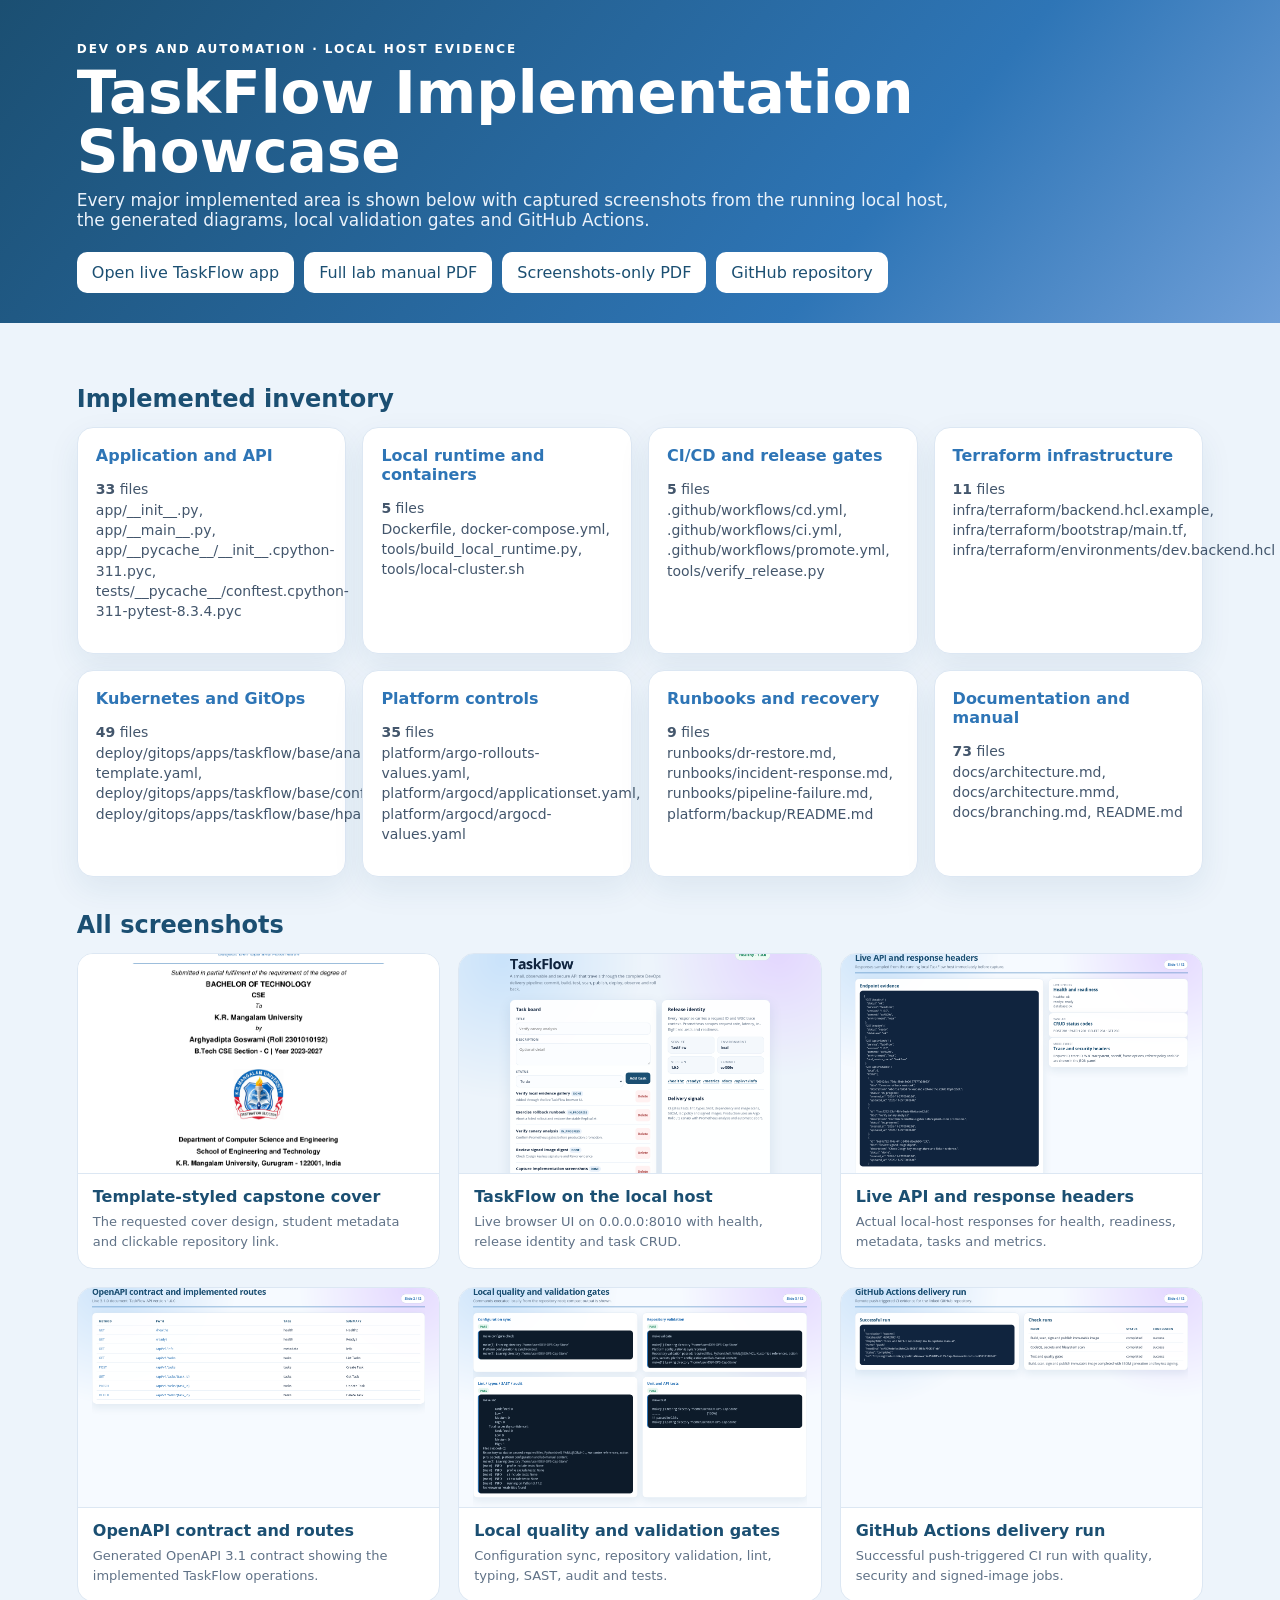
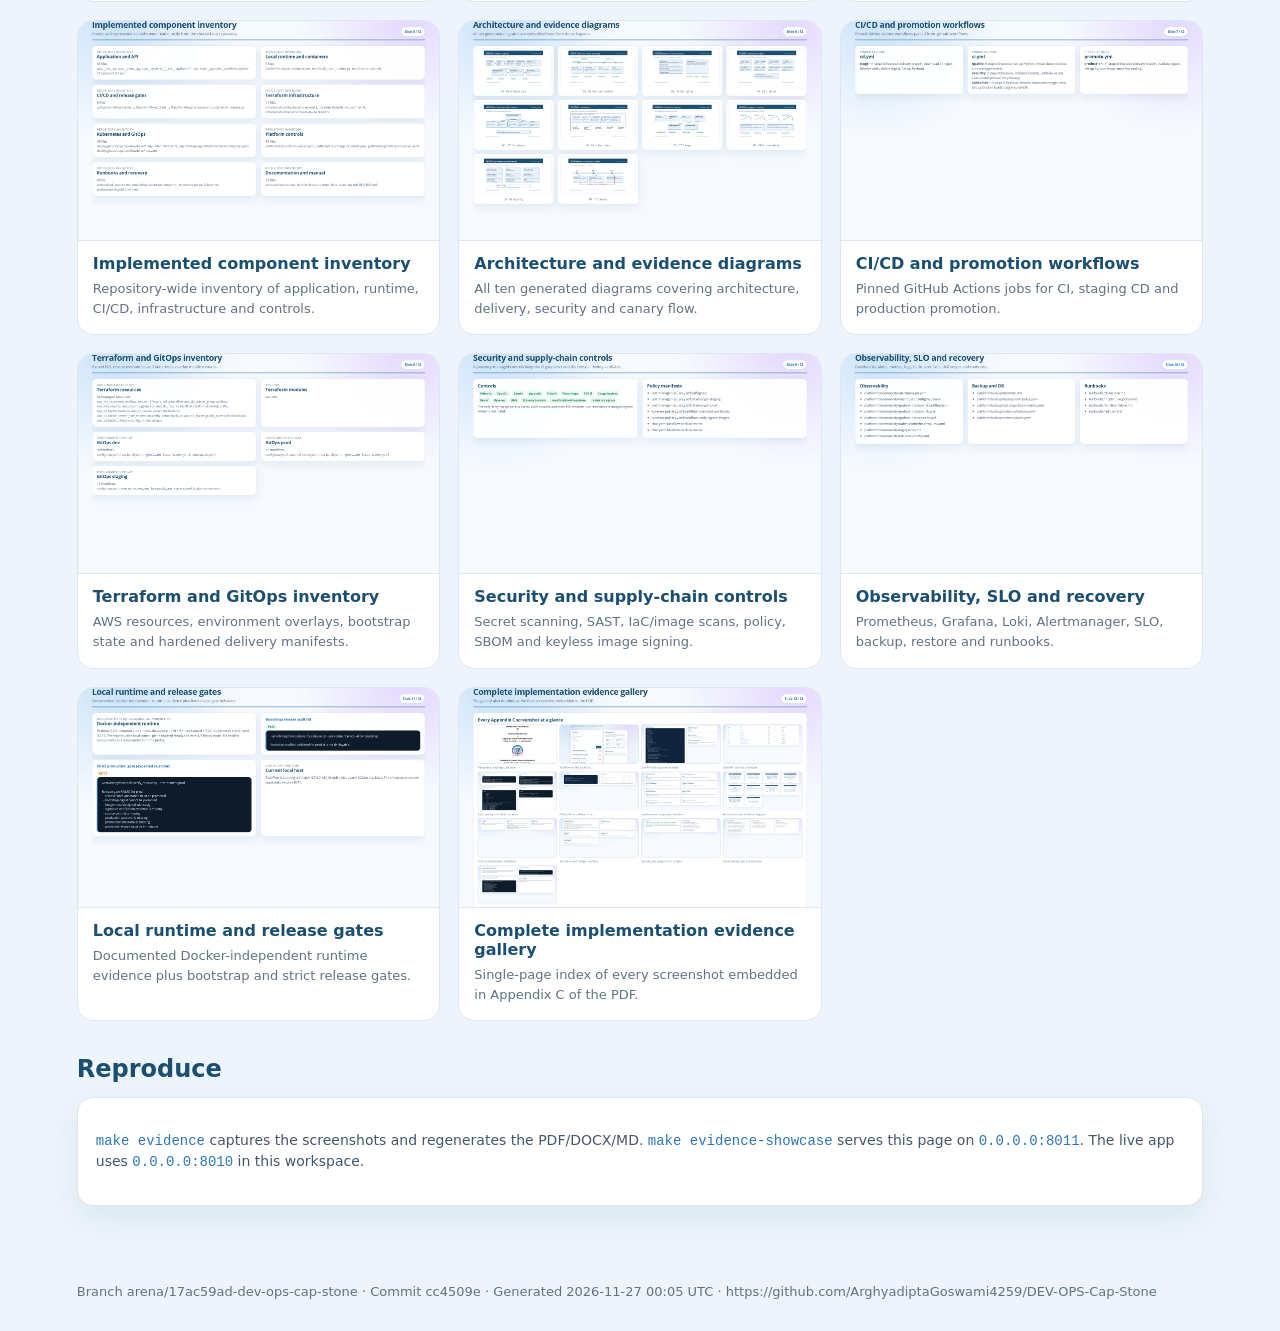
<file: docs/implementation-showcase/index.html>
<!doctype html>
<html lang="en">
<head>
  <meta charset="utf-8">
  <meta name="viewport" content="width=device-width, initial-scale=1">
  <title>TaskFlow Implementation Showcase</title>
  <link rel="stylesheet" href="assets/index.css">
</head>
<body>
<header>
  <div class="eyebrow">Dev Ops and Automation · Local host evidence</div>
  <h1>TaskFlow Implementation Showcase</h1>
  <p>Every major implemented area is shown below with captured screenshots from the running
  local host, the generated diagrams, local validation gates and GitHub Actions.</p>
  <div class="actions">
    <button id="open-app">Open live TaskFlow app</button>
    <a href="DevOps-and-Automation-Lab-Manual.pdf">Full lab manual PDF</a>
    <a href="Implementation-Evidence-Screenshots.pdf">Screenshots-only PDF</a>
    <a href="https://github.com/ArghyadiptaGoswami4259/DEV-OPS-Cap-Stone" target="_blank" rel="noreferrer">GitHub repository</a>
  </div>
</header>
<main>
  <h2>Implemented inventory</h2>
  <div class="cards"><div class="card"><h3>Application and API</h3><p><strong>33</strong> files<br><span>app/__init__.py, app/__main__.py, app/__pycache__/__init__.cpython-311.pyc, tests/__pycache__/conftest.cpython-311-pytest-8.3.4.pyc</span></p></div><div class="card"><h3>Local runtime and containers</h3><p><strong>5</strong> files<br><span>Dockerfile, docker-compose.yml, tools/build_local_runtime.py, tools/local-cluster.sh</span></p></div><div class="card"><h3>CI/CD and release gates</h3><p><strong>5</strong> files<br><span>.github/workflows/cd.yml, .github/workflows/ci.yml, .github/workflows/promote.yml, tools/verify_release.py</span></p></div><div class="card"><h3>Terraform infrastructure</h3><p><strong>11</strong> files<br><span>infra/terraform/backend.hcl.example, infra/terraform/bootstrap/main.tf, infra/terraform/environments/dev.backend.hcl</span></p></div><div class="card"><h3>Kubernetes and GitOps</h3><p><strong>49</strong> files<br><span>deploy/gitops/apps/taskflow/base/analysis-template.yaml, deploy/gitops/apps/taskflow/base/configmap.yaml, deploy/gitops/apps/taskflow/base/hpa.yaml</span></p></div><div class="card"><h3>Platform controls</h3><p><strong>35</strong> files<br><span>platform/argo-rollouts-values.yaml, platform/argocd/applicationset.yaml, platform/argocd/argocd-values.yaml</span></p></div><div class="card"><h3>Runbooks and recovery</h3><p><strong>9</strong> files<br><span>runbooks/dr-restore.md, runbooks/incident-response.md, runbooks/pipeline-failure.md, platform/backup/README.md</span></p></div><div class="card"><h3>Documentation and manual</h3><p><strong>73</strong> files<br><span>docs/architecture.md, docs/architecture.mmd, docs/branching.md, README.md</span></p></div></div>
  <h2>All screenshots</h2>
  <div class="gallery"><figure><a href="screenshots/01-template-cover.png"><img src="screenshots/01-template-cover.png" alt="Template-styled capstone cover"></a><figcaption><strong>Template-styled capstone cover</strong><span>The requested cover design, student metadata and clickable repository link.</span></figcaption></figure><figure><a href="screenshots/02-live-application.png"><img src="screenshots/02-live-application.png" alt="TaskFlow on the local host"></a><figcaption><strong>TaskFlow on the local host</strong><span>Live browser UI on 0.0.0.0:8010 with health, release identity and task CRUD.</span></figcaption></figure><figure><a href="screenshots/03-live-api-evidence.png"><img src="screenshots/03-live-api-evidence.png" alt="Live API and response headers"></a><figcaption><strong>Live API and response headers</strong><span>Actual local-host responses for health, readiness, metadata, tasks and metrics.</span></figcaption></figure><figure><a href="screenshots/04-api-contract.png"><img src="screenshots/04-api-contract.png" alt="OpenAPI contract and routes"></a><figcaption><strong>OpenAPI contract and routes</strong><span>Generated OpenAPI 3.1 contract showing the implemented TaskFlow operations.</span></figcaption></figure><figure><a href="screenshots/05-quality-gates.png"><img src="screenshots/05-quality-gates.png" alt="Local quality and validation gates"></a><figcaption><strong>Local quality and validation gates</strong><span>Configuration sync, repository validation, lint, typing, SAST, audit and tests.</span></figcaption></figure><figure><a href="screenshots/06-github-actions.png"><img src="screenshots/06-github-actions.png" alt="GitHub Actions delivery run"></a><figcaption><strong>GitHub Actions delivery run</strong><span>Successful push-triggered CI run with quality, security and signed-image jobs.</span></figcaption></figure><figure><a href="screenshots/07-implementation-inventory.png"><img src="screenshots/07-implementation-inventory.png" alt="Implemented component inventory"></a><figcaption><strong>Implemented component inventory</strong><span>Repository-wide inventory of application, runtime, CI/CD, infrastructure and controls.</span></figcaption></figure><figure><a href="screenshots/08-architecture-diagrams.png"><img src="screenshots/08-architecture-diagrams.png" alt="Architecture and evidence diagrams"></a><figcaption><strong>Architecture and evidence diagrams</strong><span>All ten generated diagrams covering architecture, delivery, security and canary flow.</span></figcaption></figure><figure><a href="screenshots/09-ci-cd-workflows.png"><img src="screenshots/09-ci-cd-workflows.png" alt="CI/CD and promotion workflows"></a><figcaption><strong>CI/CD and promotion workflows</strong><span>Pinned GitHub Actions jobs for CI, staging CD and production promotion.</span></figcaption></figure><figure><a href="screenshots/10-terraform-gitops.png"><img src="screenshots/10-terraform-gitops.png" alt="Terraform and GitOps inventory"></a><figcaption><strong>Terraform and GitOps inventory</strong><span>AWS resources, environment overlays, bootstrap state and hardened delivery manifests.</span></figcaption></figure><figure><a href="screenshots/11-security-supply-chain.png"><img src="screenshots/11-security-supply-chain.png" alt="Security and supply-chain controls"></a><figcaption><strong>Security and supply-chain controls</strong><span>Secret scanning, SAST, IaC/image scans, policy, SBOM and keyless image signing.</span></figcaption></figure><figure><a href="screenshots/12-observability-backup.png"><img src="screenshots/12-observability-backup.png" alt="Observability, SLO and recovery"></a><figcaption><strong>Observability, SLO and recovery</strong><span>Prometheus, Grafana, Loki, Alertmanager, SLO, backup, restore and runbooks.</span></figcaption></figure><figure><a href="screenshots/13-local-runtime-release.png"><img src="screenshots/13-local-runtime-release.png" alt="Local runtime and release gates"></a><figcaption><strong>Local runtime and release gates</strong><span>Documented Docker-independent runtime evidence plus bootstrap and strict release gates.</span></figcaption></figure><figure><a href="screenshots/14-implementation-gallery.png"><img src="screenshots/14-implementation-gallery.png" alt="Complete implementation evidence gallery"></a><figcaption><strong>Complete implementation evidence gallery</strong><span>Single-page index of every screenshot embedded in Appendix C of the PDF.</span></figcaption></figure></div>
  <h2>Reproduce</h2>
  <div class="card">
    <p><code>make evidence</code> captures the screenshots and regenerates the PDF/DOCX/MD.
    <code>make evidence-showcase</code> serves this page on <code>0.0.0.0:8011</code>.
    The live app uses <code>0.0.0.0:8010</code> in this workspace.</p>
  </div>
</main>
<footer>
  Branch arena/17ac59ad-dev-ops-cap-stone · Commit cc4509e ·
  Generated 2026-11-27 00:05 UTC · https://github.com/ArghyadiptaGoswami4259/DEV-OPS-Cap-Stone
</footer>
<script>
document.getElementById('open-app').addEventListener('click', function () {
  const host = window.location.hostname.replace(/^8011-/, '8010-');
  window.open(window.location.protocol + '//' + host + '/', '_blank');
});
</script>
</body>
</html>
</file>
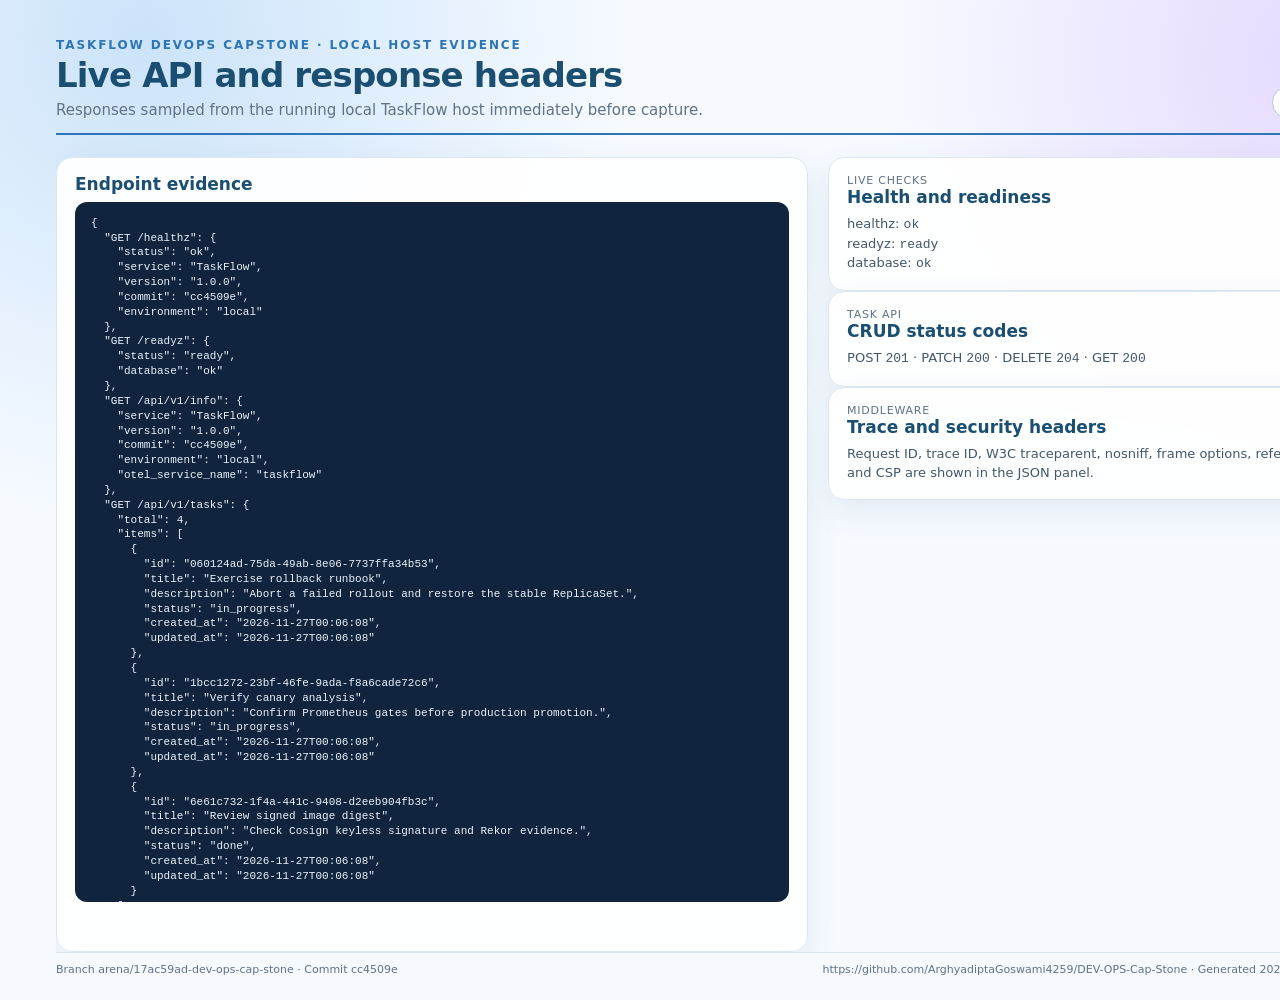
<file: docs/implementation-showcase/slides/03-live-api-evidence.html>
<!doctype html>
<html lang="en">
<head>
  <meta charset="utf-8">
  <title>Live API and response headers</title>
  <link rel="stylesheet" href="../assets/showcase.css">
</head>
<body>
  <section class="slide">
    <div class="header">
      <div>
        <div class="eyebrow">TaskFlow DevOps capstone · Local host evidence</div>
        <h1>Live API and response headers</h1>
        <p class="subtitle">Responses sampled from the running local TaskFlow host immediately before capture.</p>
      </div>
      <div class="slide-no">Slide 1 / 12</div>
    </div>
    <div class="content"><div class="hero"><div class="card"><h2>Endpoint evidence</h2><pre class="json">{
  &quot;GET /healthz&quot;: {
    &quot;status&quot;: &quot;ok&quot;,
    &quot;service&quot;: &quot;TaskFlow&quot;,
    &quot;version&quot;: &quot;1.0.0&quot;,
    &quot;commit&quot;: &quot;cc4509e&quot;,
    &quot;environment&quot;: &quot;local&quot;
  },
  &quot;GET /readyz&quot;: {
    &quot;status&quot;: &quot;ready&quot;,
    &quot;database&quot;: &quot;ok&quot;
  },
  &quot;GET /api/v1/info&quot;: {
    &quot;service&quot;: &quot;TaskFlow&quot;,
    &quot;version&quot;: &quot;1.0.0&quot;,
    &quot;commit&quot;: &quot;cc4509e&quot;,
    &quot;environment&quot;: &quot;local&quot;,
    &quot;otel_service_name&quot;: &quot;taskflow&quot;
  },
  &quot;GET /api/v1/tasks&quot;: {
    &quot;total&quot;: 4,
    &quot;items&quot;: [
      {
        &quot;id&quot;: &quot;060124ad-75da-49ab-8e06-7737ffa34b53&quot;,
        &quot;title&quot;: &quot;Exercise rollback runbook&quot;,
        &quot;description&quot;: &quot;Abort a failed rollout and restore the stable ReplicaSet.&quot;,
        &quot;status&quot;: &quot;in_progress&quot;,
        &quot;created_at&quot;: &quot;2026-11-27T00:06:08&quot;,
        &quot;updated_at&quot;: &quot;2026-11-27T00:06:08&quot;
      },
      {
        &quot;id&quot;: &quot;1bcc1272-23bf-46fe-9ada-f8a6cade72c6&quot;,
        &quot;title&quot;: &quot;Verify canary analysis&quot;,
        &quot;description&quot;: &quot;Confirm Prometheus gates before production promotion.&quot;,
        &quot;status&quot;: &quot;in_progress&quot;,
        &quot;created_at&quot;: &quot;2026-11-27T00:06:08&quot;,
        &quot;updated_at&quot;: &quot;2026-11-27T00:06:08&quot;
      },
      {
        &quot;id&quot;: &quot;6e61c732-1f4a-441c-9408-d2eeb904fb3c&quot;,
        &quot;title&quot;: &quot;Review signed image digest&quot;,
        &quot;description&quot;: &quot;Check Cosign keyless signature and Rekor evidence.&quot;,
        &quot;status&quot;: &quot;done&quot;,
        &quot;created_at&quot;: &quot;2026-11-27T00:06:08&quot;,
        &quot;updated_at&quot;: &quot;2026-11-27T00:06:08&quot;
      }
    ]
  },
  &quot;task CRUD&quot;: {
    &quot;post&quot;: 201,
    &quot;patch&quot;: 200,
    &quot;delete&quot;: 204,
    &quot;get&quot;: 200
  },
  &quot;selected response headers&quot;: {
    &quot;x-request-id&quot;: &quot;850acd84a2e29d18&quot;,
    &quot;x-trace-id&quot;: &quot;64d72286d51aeee71be42d7cb37b2df8&quot;,
    &quot;traceparent&quot;: &quot;00-64d72286d51aeee71be42d7cb37b2df8-850acd84a2e29d18-01&quot;,
    &quot;x-content-type-options&quot;: &quot;nosniff&quot;,
    &quot;x-frame-options&quot;: &quot;not present&quot;,
    &quot;referrer-policy&quot;: &quot;no-referrer&quot;,
    &quot;content-security-policy&quot;: &quot;default-src &#x27;self&#x27;; base-uri &#x27;self&#x27;; form-action &#x27;self&#x27;; style-src &#x27;self&#x27; &#x27;unsafe-inline&#x27;; script-src &#x27;self&#x27; &#x27;unsafe-inline&#x27;; connect-src &#x27;self&#x27;; img-src &#x27;self&#x27; data:; object-src &#x27;none&#x27;&quot;,
    &quot;strict-transport-security&quot;: &quot;not present&quot;
  },
  &quot;taskflow metrics sample&quot;: [
    &quot;taskflow_http_requests_total{method=\&quot;GET\&quot;,route=\&quot;/\&quot;,status=\&quot;200\&quot;} 1.0&quot;,
    &quot;taskflow_http_requests_total{method=\&quot;GET\&quot;,route=\&quot;/api/v1/tasks\&quot;,status=\&quot;200\&quot;} 3.0&quot;,
    &quot;taskflow_http_requests_total{method=\&quot;POST\&quot;,route=\&quot;/api/v1/tasks\&quot;,status=\&quot;201\&quot;} 5.0&quot;,
    &quot;taskflow_http_requests_total{method=\&quot;PATCH\&quot;,route=\&quot;/api/v1/tasks/{task_id}\&quot;,status=\&quot;200\&quot;} 1.0&quot;,
    &quot;taskflow_http_requests_total{method=\&quot;DELETE\&quot;,route=\&quot;/api/v1/tasks/{task_id}\&quot;,status=\&quot;204\&quot;} 1.0&quot;
  ]
}</pre></div><div><div class="card"><div class="meta">Live checks</div><h2>Health and readiness</h2><p>healthz: <code>ok</code><br>readyz: <code>ready</code><br>database: <code>ok</code></p></div><div class="card"><div class="meta">Task API</div><h2>CRUD status codes</h2><p>POST <code>201</code> · PATCH <code>200</code> · DELETE <code>204</code> · GET <code>200</code></p></div><div class="card"><div class="meta">Middleware</div><h2>Trace and security headers</h2><p>Request ID, trace ID, W3C traceparent, nosniff, frame options, referrer policy and CSP are shown in the JSON panel.</p></div></div></div></div>
    <div class="footer">
      <span>Branch arena/17ac59ad-dev-ops-cap-stone · Commit cc4509e</span>
      <span>https://github.com/ArghyadiptaGoswami4259/DEV-OPS-Cap-Stone · Generated 2026-11-27 00:05 UTC</span>
    </div>
  </section>
</body>
</html>
</file>
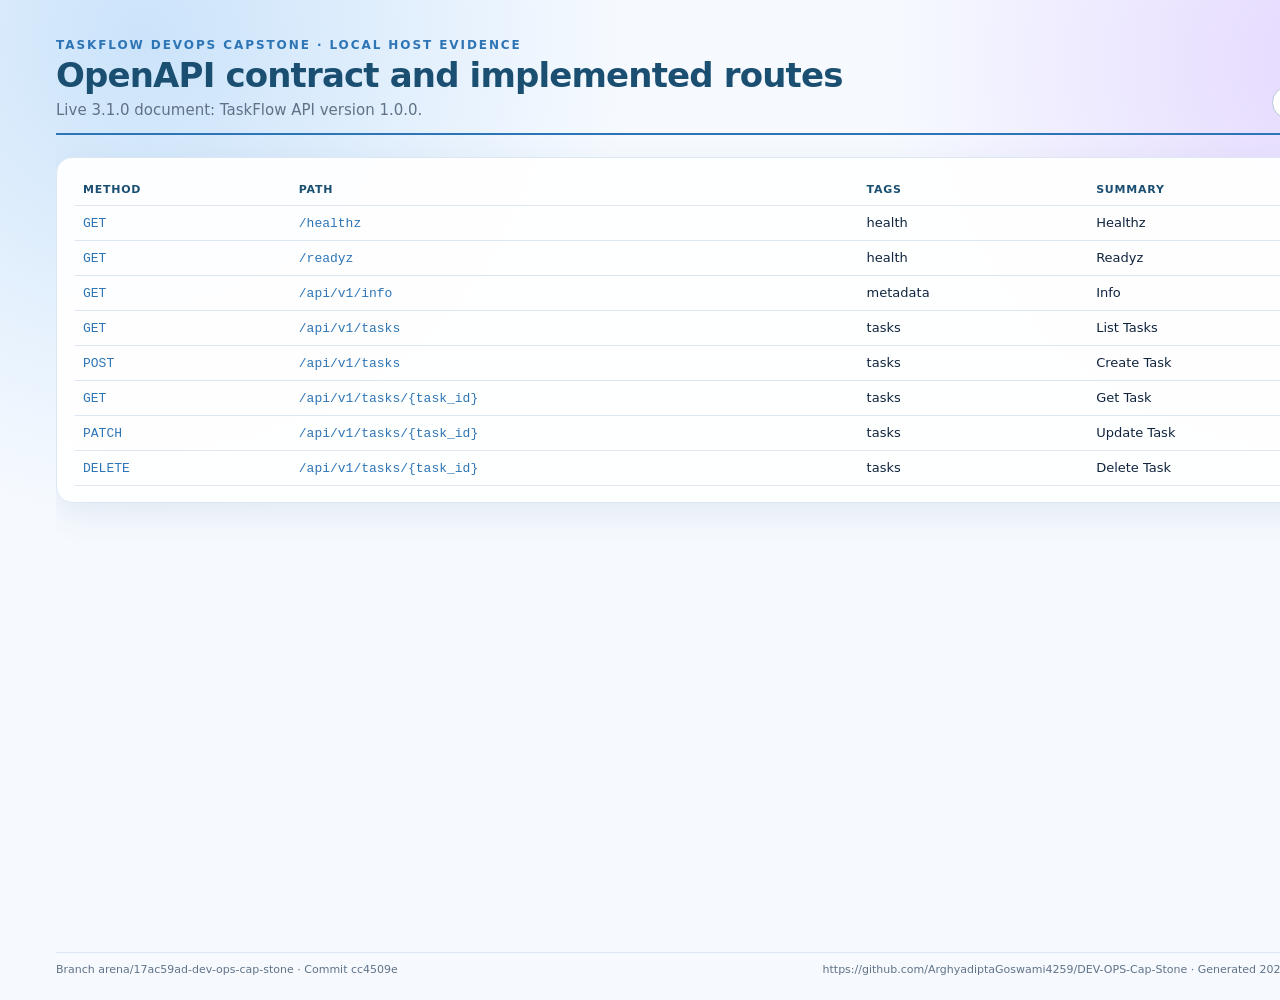
<file: docs/implementation-showcase/slides/04-api-contract.html>
<!doctype html>
<html lang="en">
<head>
  <meta charset="utf-8">
  <title>OpenAPI contract and implemented routes</title>
  <link rel="stylesheet" href="../assets/showcase.css">
</head>
<body>
  <section class="slide">
    <div class="header">
      <div>
        <div class="eyebrow">TaskFlow DevOps capstone · Local host evidence</div>
        <h1>OpenAPI contract and implemented routes</h1>
        <p class="subtitle">Live 3.1.0 document: TaskFlow API version 1.0.0.</p>
      </div>
      <div class="slide-no">Slide 2 / 12</div>
    </div>
    <div class="content"><div class="card"><table><thead><tr><th>Method</th><th>Path</th><th>Tags</th><th>Summary</th></tr></thead><tbody><tr><td><code>GET</code></td><td><code>/healthz</code></td><td>health</td><td>Healthz</td></tr><tr><td><code>GET</code></td><td><code>/readyz</code></td><td>health</td><td>Readyz</td></tr><tr><td><code>GET</code></td><td><code>/api/v1/info</code></td><td>metadata</td><td>Info</td></tr><tr><td><code>GET</code></td><td><code>/api/v1/tasks</code></td><td>tasks</td><td>List Tasks</td></tr><tr><td><code>POST</code></td><td><code>/api/v1/tasks</code></td><td>tasks</td><td>Create Task</td></tr><tr><td><code>GET</code></td><td><code>/api/v1/tasks/{task_id}</code></td><td>tasks</td><td>Get Task</td></tr><tr><td><code>PATCH</code></td><td><code>/api/v1/tasks/{task_id}</code></td><td>tasks</td><td>Update Task</td></tr><tr><td><code>DELETE</code></td><td><code>/api/v1/tasks/{task_id}</code></td><td>tasks</td><td>Delete Task</td></tr></tbody></table></div></div>
    <div class="footer">
      <span>Branch arena/17ac59ad-dev-ops-cap-stone · Commit cc4509e</span>
      <span>https://github.com/ArghyadiptaGoswami4259/DEV-OPS-Cap-Stone · Generated 2026-11-27 00:05 UTC</span>
    </div>
  </section>
</body>
</html>
</file>
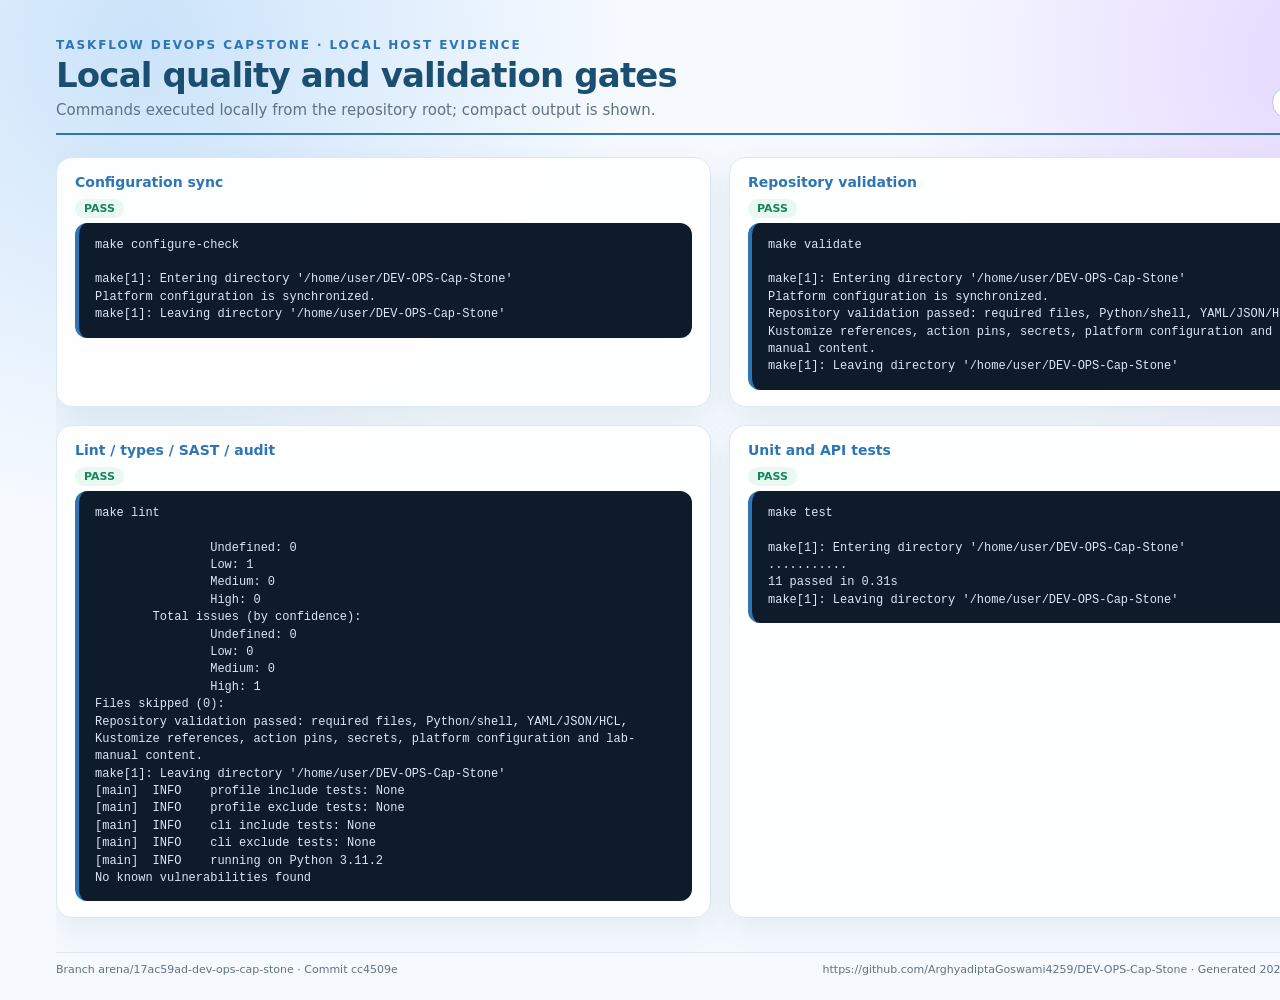
<file: docs/implementation-showcase/slides/05-quality-gates.html>
<!doctype html>
<html lang="en">
<head>
  <meta charset="utf-8">
  <title>Local quality and validation gates</title>
  <link rel="stylesheet" href="../assets/showcase.css">
</head>
<body>
  <section class="slide">
    <div class="header">
      <div>
        <div class="eyebrow">TaskFlow DevOps capstone · Local host evidence</div>
        <h1>Local quality and validation gates</h1>
        <p class="subtitle">Commands executed locally from the repository root; compact output is shown.</p>
      </div>
      <div class="slide-no">Slide 3 / 12</div>
    </div>
    <div class="content"><div class="grid2"><div class="card"><h3>Configuration sync</h3><span class="badge ok">PASS</span><pre class="terminal">make configure-check

make[1]: Entering directory &#x27;/home/user/DEV-OPS-Cap-Stone&#x27;
Platform configuration is synchronized.
make[1]: Leaving directory &#x27;/home/user/DEV-OPS-Cap-Stone&#x27;</pre></div><div class="card"><h3>Repository validation</h3><span class="badge ok">PASS</span><pre class="terminal">make validate

make[1]: Entering directory &#x27;/home/user/DEV-OPS-Cap-Stone&#x27;
Platform configuration is synchronized.
Repository validation passed: required files, Python/shell, YAML/JSON/HCL, Kustomize references, action pins, secrets, platform configuration and lab-manual content.
make[1]: Leaving directory &#x27;/home/user/DEV-OPS-Cap-Stone&#x27;</pre></div><div class="card"><h3>Lint / types / SAST / audit</h3><span class="badge ok">PASS</span><pre class="terminal">make lint

		Undefined: 0
		Low: 1
		Medium: 0
		High: 0
	Total issues (by confidence):
		Undefined: 0
		Low: 0
		Medium: 0
		High: 1
Files skipped (0):
Repository validation passed: required files, Python/shell, YAML/JSON/HCL, Kustomize references, action pins, secrets, platform configuration and lab-manual content.
make[1]: Leaving directory &#x27;/home/user/DEV-OPS-Cap-Stone&#x27;
[main]	INFO	profile include tests: None
[main]	INFO	profile exclude tests: None
[main]	INFO	cli include tests: None
[main]	INFO	cli exclude tests: None
[main]	INFO	running on Python 3.11.2
No known vulnerabilities found</pre></div><div class="card"><h3>Unit and API tests</h3><span class="badge ok">PASS</span><pre class="terminal">make test

make[1]: Entering directory &#x27;/home/user/DEV-OPS-Cap-Stone&#x27;
...........                                                              [100%]
11 passed in 0.31s
make[1]: Leaving directory &#x27;/home/user/DEV-OPS-Cap-Stone&#x27;</pre></div></div></div>
    <div class="footer">
      <span>Branch arena/17ac59ad-dev-ops-cap-stone · Commit cc4509e</span>
      <span>https://github.com/ArghyadiptaGoswami4259/DEV-OPS-Cap-Stone · Generated 2026-11-27 00:05 UTC</span>
    </div>
  </section>
</body>
</html>
</file>
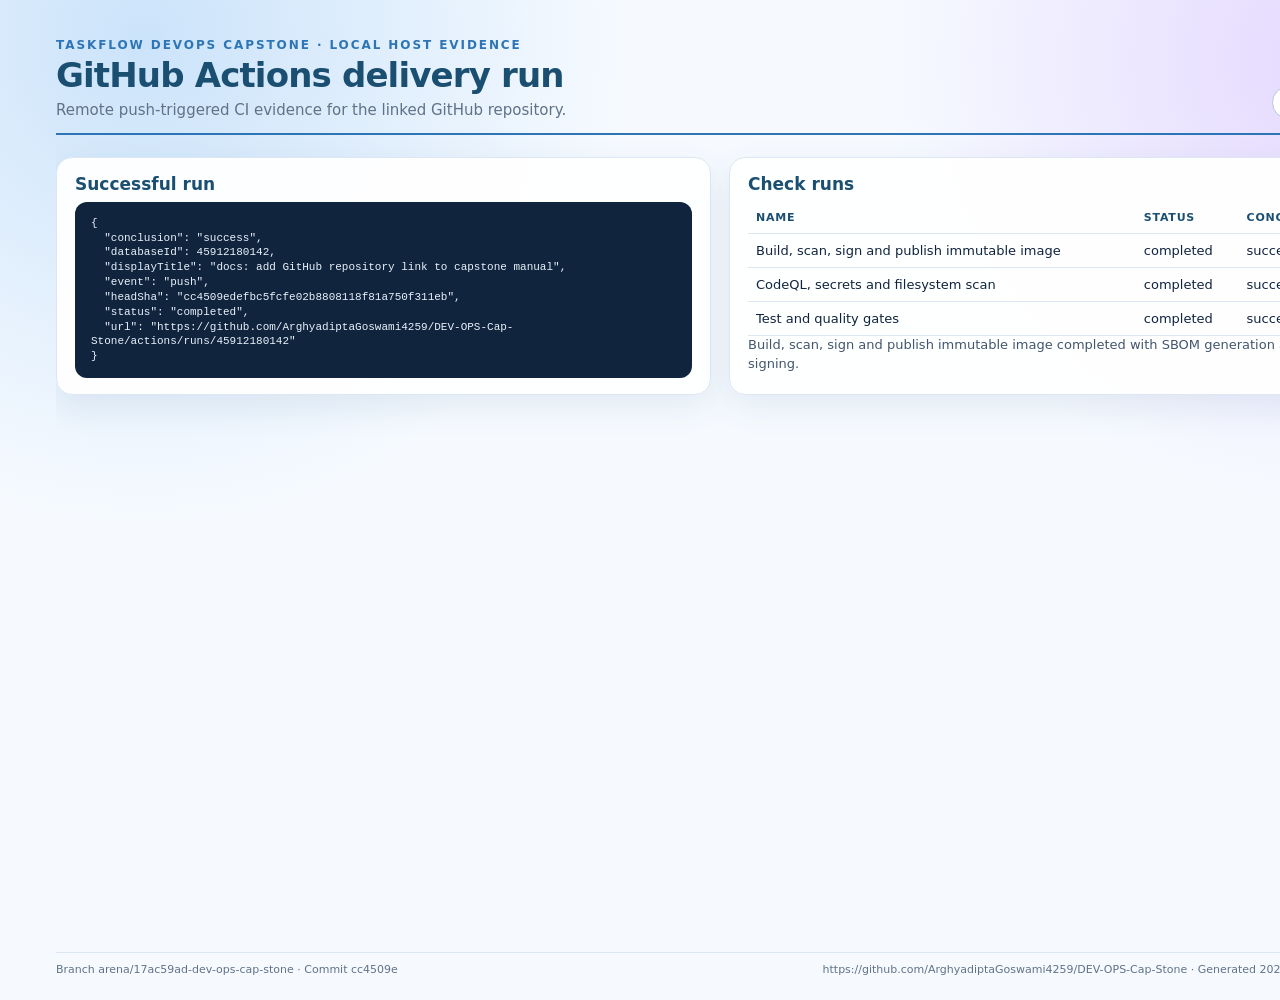
<file: docs/implementation-showcase/slides/06-github-actions.html>
<!doctype html>
<html lang="en">
<head>
  <meta charset="utf-8">
  <title>GitHub Actions delivery run</title>
  <link rel="stylesheet" href="../assets/showcase.css">
</head>
<body>
  <section class="slide">
    <div class="header">
      <div>
        <div class="eyebrow">TaskFlow DevOps capstone · Local host evidence</div>
        <h1>GitHub Actions delivery run</h1>
        <p class="subtitle">Remote push-triggered CI evidence for the linked GitHub repository.</p>
      </div>
      <div class="slide-no">Slide 4 / 12</div>
    </div>
    <div class="content"><div class="grid2"><div class="card"><h2>Successful run</h2><pre class="json">{
  &quot;conclusion&quot;: &quot;success&quot;,
  &quot;databaseId&quot;: 45912180142,
  &quot;displayTitle&quot;: &quot;docs: add GitHub repository link to capstone manual&quot;,
  &quot;event&quot;: &quot;push&quot;,
  &quot;headSha&quot;: &quot;cc4509edefbc5fcfe02b8808118f81a750f311eb&quot;,
  &quot;status&quot;: &quot;completed&quot;,
  &quot;url&quot;: &quot;https://github.com/ArghyadiptaGoswami4259/DEV-OPS-Cap-Stone/actions/runs/45912180142&quot;
}</pre></div><div class="card"><h2>Check runs</h2><table><thead><tr><th>Name</th><th>Status</th><th>Conclusion</th></tr></thead><tbody><tr><td>Build, scan, sign and publish immutable image</td><td>completed</td><td>success</td></tr><tr><td>CodeQL, secrets and filesystem scan</td><td>completed</td><td>success</td></tr><tr><td>Test and quality gates</td><td>completed</td><td>success</td></tr></tbody></table><p class="small">Build, scan, sign and publish immutable image completed with SBOM generation and keyless signing.</p></div></div></div>
    <div class="footer">
      <span>Branch arena/17ac59ad-dev-ops-cap-stone · Commit cc4509e</span>
      <span>https://github.com/ArghyadiptaGoswami4259/DEV-OPS-Cap-Stone · Generated 2026-11-27 00:05 UTC</span>
    </div>
  </section>
</body>
</html>
</file>
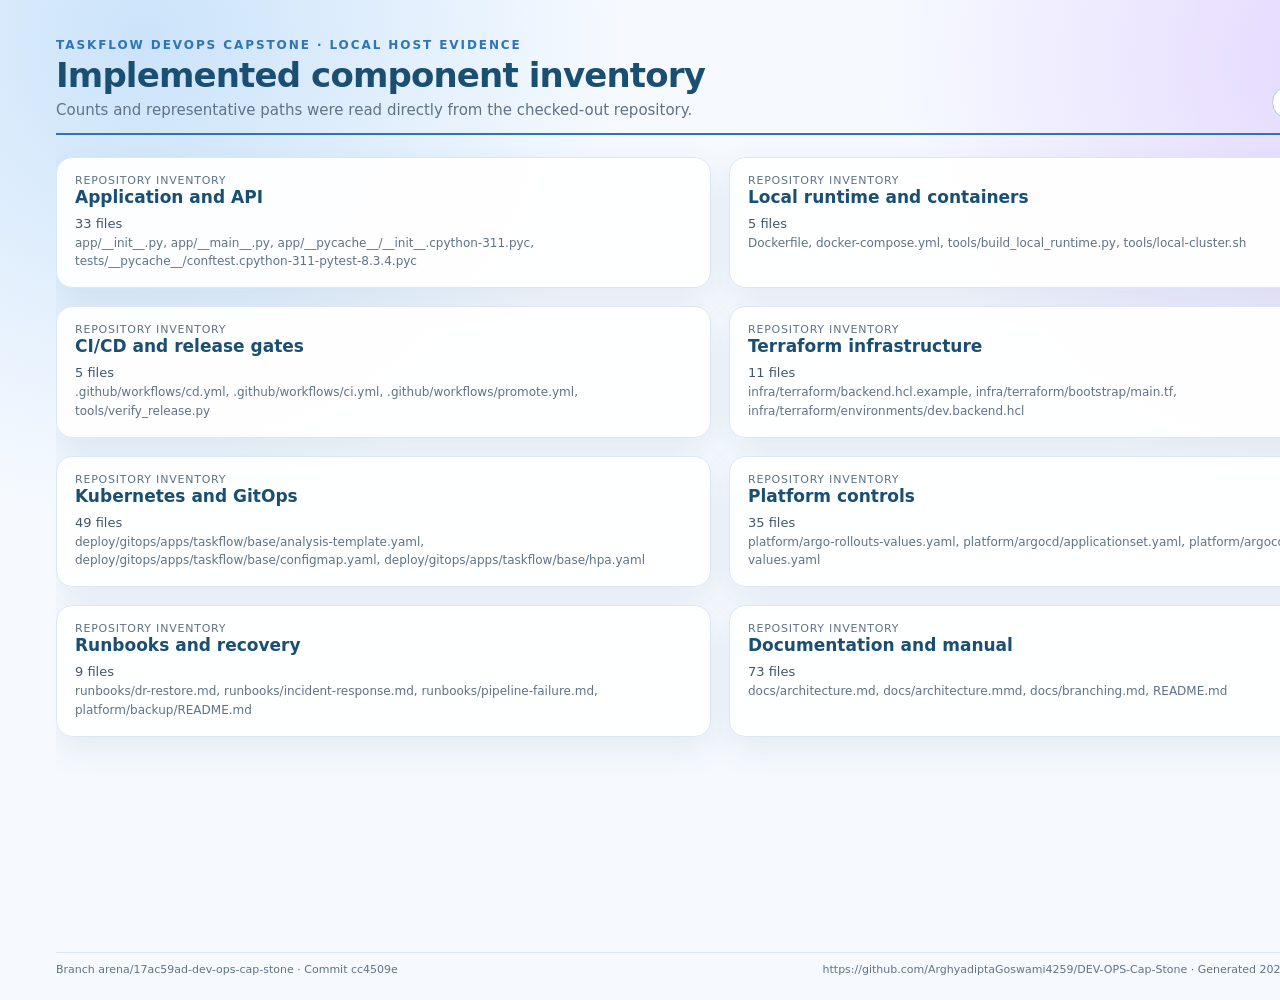
<file: docs/implementation-showcase/slides/07-implementation-inventory.html>
<!doctype html>
<html lang="en">
<head>
  <meta charset="utf-8">
  <title>Implemented component inventory</title>
  <link rel="stylesheet" href="../assets/showcase.css">
</head>
<body>
  <section class="slide">
    <div class="header">
      <div>
        <div class="eyebrow">TaskFlow DevOps capstone · Local host evidence</div>
        <h1>Implemented component inventory</h1>
        <p class="subtitle">Counts and representative paths were read directly from the checked-out repository.</p>
      </div>
      <div class="slide-no">Slide 5 / 12</div>
    </div>
    <div class="content"><div class="grid2"><div class="card"><div class="meta">Repository inventory</div><h2>Application and API</h2><p>33 files<br><span class="small">app/__init__.py, app/__main__.py, app/__pycache__/__init__.cpython-311.pyc, tests/__pycache__/conftest.cpython-311-pytest-8.3.4.pyc</span></p></div><div class="card"><div class="meta">Repository inventory</div><h2>Local runtime and containers</h2><p>5 files<br><span class="small">Dockerfile, docker-compose.yml, tools/build_local_runtime.py, tools/local-cluster.sh</span></p></div><div class="card"><div class="meta">Repository inventory</div><h2>CI/CD and release gates</h2><p>5 files<br><span class="small">.github/workflows/cd.yml, .github/workflows/ci.yml, .github/workflows/promote.yml, tools/verify_release.py</span></p></div><div class="card"><div class="meta">Repository inventory</div><h2>Terraform infrastructure</h2><p>11 files<br><span class="small">infra/terraform/backend.hcl.example, infra/terraform/bootstrap/main.tf, infra/terraform/environments/dev.backend.hcl</span></p></div><div class="card"><div class="meta">Repository inventory</div><h2>Kubernetes and GitOps</h2><p>49 files<br><span class="small">deploy/gitops/apps/taskflow/base/analysis-template.yaml, deploy/gitops/apps/taskflow/base/configmap.yaml, deploy/gitops/apps/taskflow/base/hpa.yaml</span></p></div><div class="card"><div class="meta">Repository inventory</div><h2>Platform controls</h2><p>35 files<br><span class="small">platform/argo-rollouts-values.yaml, platform/argocd/applicationset.yaml, platform/argocd/argocd-values.yaml</span></p></div><div class="card"><div class="meta">Repository inventory</div><h2>Runbooks and recovery</h2><p>9 files<br><span class="small">runbooks/dr-restore.md, runbooks/incident-response.md, runbooks/pipeline-failure.md, platform/backup/README.md</span></p></div><div class="card"><div class="meta">Repository inventory</div><h2>Documentation and manual</h2><p>73 files<br><span class="small">docs/architecture.md, docs/architecture.mmd, docs/branching.md, README.md</span></p></div></div></div>
    <div class="footer">
      <span>Branch arena/17ac59ad-dev-ops-cap-stone · Commit cc4509e</span>
      <span>https://github.com/ArghyadiptaGoswami4259/DEV-OPS-Cap-Stone · Generated 2026-11-27 00:05 UTC</span>
    </div>
  </section>
</body>
</html>
</file>
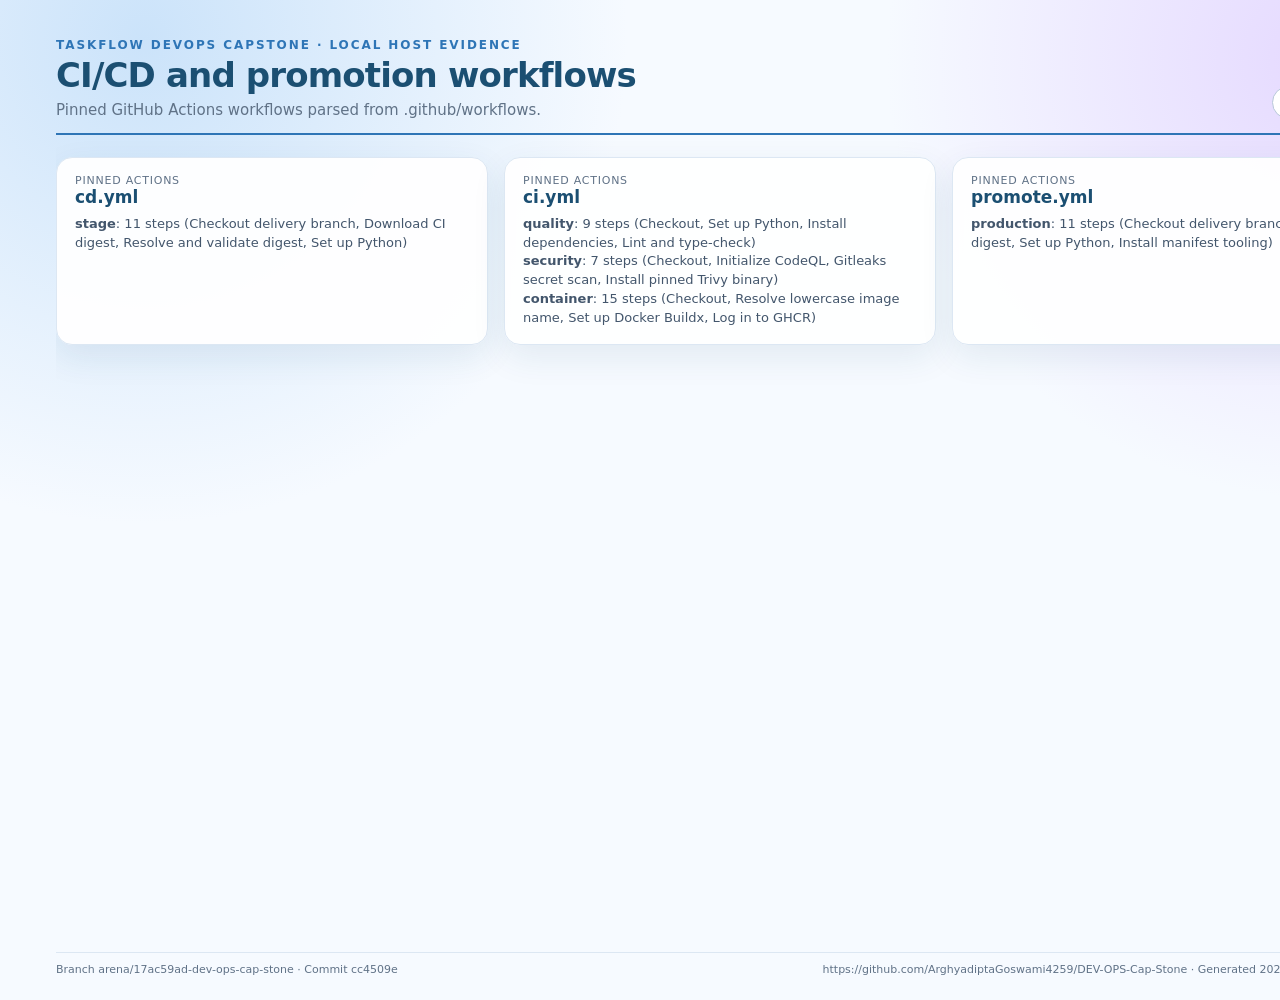
<file: docs/implementation-showcase/slides/09-ci-cd-workflows.html>
<!doctype html>
<html lang="en">
<head>
  <meta charset="utf-8">
  <title>CI/CD and promotion workflows</title>
  <link rel="stylesheet" href="../assets/showcase.css">
</head>
<body>
  <section class="slide">
    <div class="header">
      <div>
        <div class="eyebrow">TaskFlow DevOps capstone · Local host evidence</div>
        <h1>CI/CD and promotion workflows</h1>
        <p class="subtitle">Pinned GitHub Actions workflows parsed from .github/workflows.</p>
      </div>
      <div class="slide-no">Slide 7 / 12</div>
    </div>
    <div class="content"><div class="grid3"><div class="card"><div class="meta">Pinned Actions</div><h2>cd.yml</h2><p><strong>stage</strong>: 11 steps (Checkout delivery branch, Download CI digest, Resolve and validate digest, Set up Python)</p></div><div class="card"><div class="meta">Pinned Actions</div><h2>ci.yml</h2><p><strong>quality</strong>: 9 steps (Checkout, Set up Python, Install dependencies, Lint and type-check)<br><strong>security</strong>: 7 steps (Checkout, Initialize CodeQL, Gitleaks secret scan, Install pinned Trivy binary)<br><strong>container</strong>: 15 steps (Checkout, Resolve lowercase image name, Set up Docker Buildx, Log in to GHCR)</p></div><div class="card"><div class="meta">Pinned Actions</div><h2>promote.yml</h2><p><strong>production</strong>: 11 steps (Checkout delivery branch, Validate digest, Set up Python, Install manifest tooling)</p></div></div></div>
    <div class="footer">
      <span>Branch arena/17ac59ad-dev-ops-cap-stone · Commit cc4509e</span>
      <span>https://github.com/ArghyadiptaGoswami4259/DEV-OPS-Cap-Stone · Generated 2026-11-27 00:05 UTC</span>
    </div>
  </section>
</body>
</html>
</file>
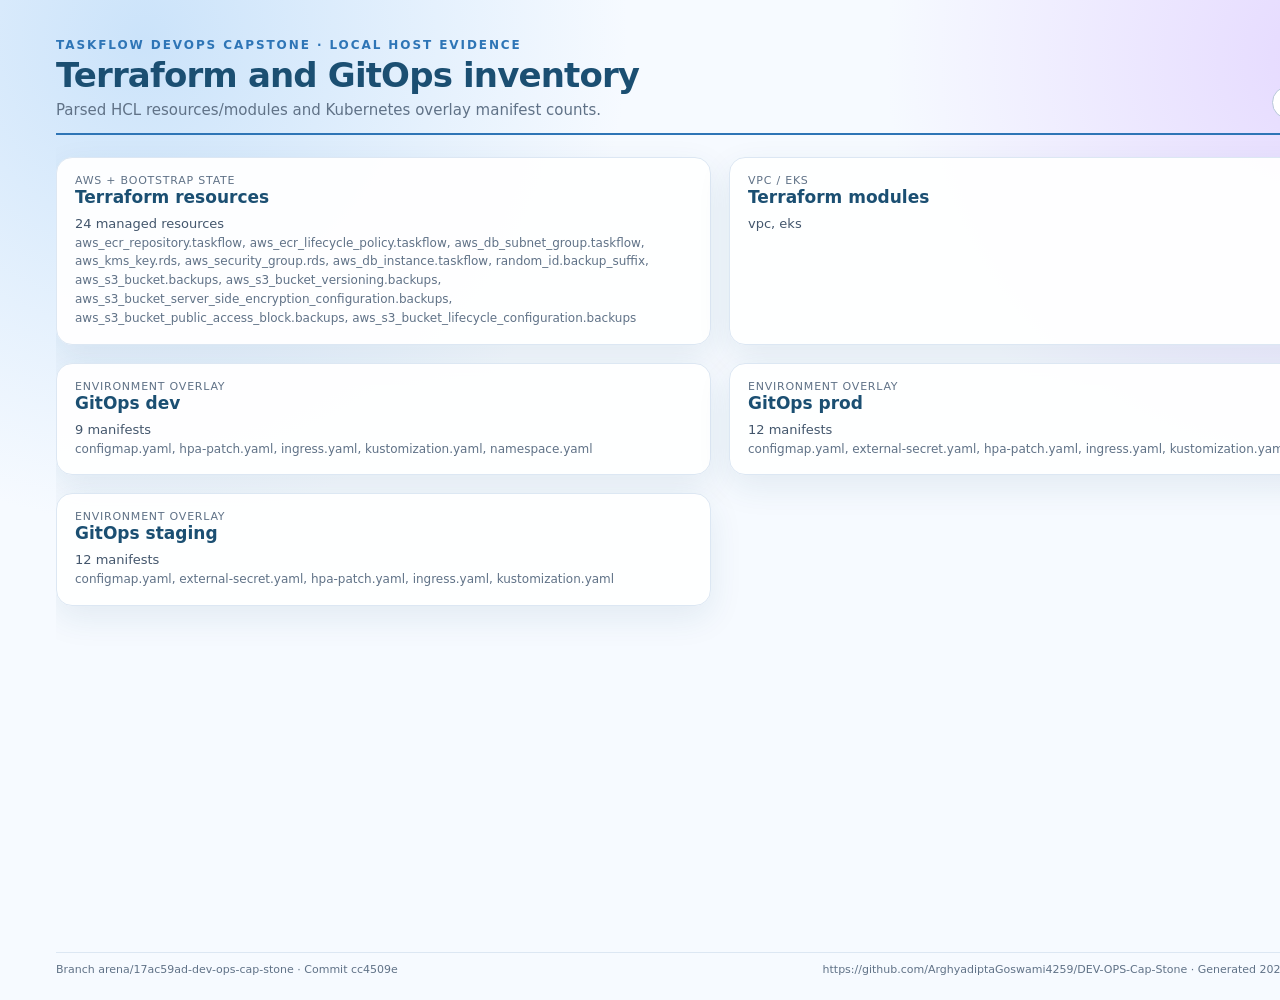
<file: docs/implementation-showcase/slides/10-terraform-gitops.html>
<!doctype html>
<html lang="en">
<head>
  <meta charset="utf-8">
  <title>Terraform and GitOps inventory</title>
  <link rel="stylesheet" href="../assets/showcase.css">
</head>
<body>
  <section class="slide">
    <div class="header">
      <div>
        <div class="eyebrow">TaskFlow DevOps capstone · Local host evidence</div>
        <h1>Terraform and GitOps inventory</h1>
        <p class="subtitle">Parsed HCL resources/modules and Kubernetes overlay manifest counts.</p>
      </div>
      <div class="slide-no">Slide 8 / 12</div>
    </div>
    <div class="content"><div class="grid2"><div class="card"><div class="meta">AWS + bootstrap state</div><h2>Terraform resources</h2><p>24 managed resources<br><span class="small">aws_ecr_repository.taskflow, aws_ecr_lifecycle_policy.taskflow, aws_db_subnet_group.taskflow, aws_kms_key.rds, aws_security_group.rds, aws_db_instance.taskflow, random_id.backup_suffix, aws_s3_bucket.backups, aws_s3_bucket_versioning.backups, aws_s3_bucket_server_side_encryption_configuration.backups, aws_s3_bucket_public_access_block.backups, aws_s3_bucket_lifecycle_configuration.backups</span></p></div><div class="card"><div class="meta">VPC / EKS</div><h2>Terraform modules</h2><p>vpc, eks</p></div><div class="card"><div class="meta">Environment overlay</div><h2>GitOps dev</h2><p>9 manifests<br><span class="small">configmap.yaml, hpa-patch.yaml, ingress.yaml, kustomization.yaml, namespace.yaml</span></p></div><div class="card"><div class="meta">Environment overlay</div><h2>GitOps prod</h2><p>12 manifests<br><span class="small">configmap.yaml, external-secret.yaml, hpa-patch.yaml, ingress.yaml, kustomization.yaml</span></p></div><div class="card"><div class="meta">Environment overlay</div><h2>GitOps staging</h2><p>12 manifests<br><span class="small">configmap.yaml, external-secret.yaml, hpa-patch.yaml, ingress.yaml, kustomization.yaml</span></p></div></div></div>
    <div class="footer">
      <span>Branch arena/17ac59ad-dev-ops-cap-stone · Commit cc4509e</span>
      <span>https://github.com/ArghyadiptaGoswami4259/DEV-OPS-Cap-Stone · Generated 2026-11-27 00:05 UTC</span>
    </div>
  </section>
</body>
</html>
</file>
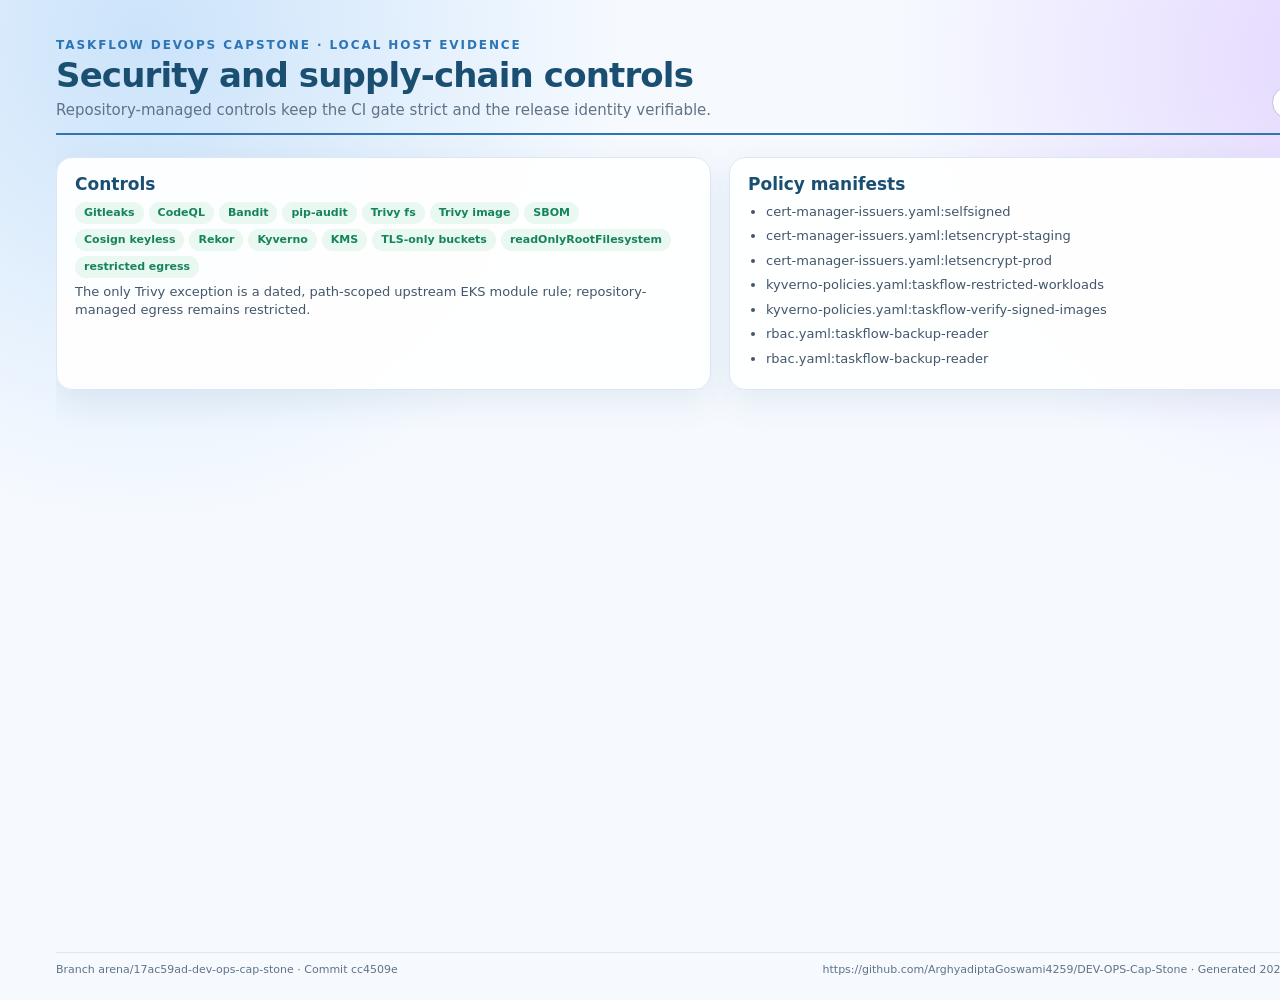
<file: docs/implementation-showcase/slides/11-security-supply-chain.html>
<!doctype html>
<html lang="en">
<head>
  <meta charset="utf-8">
  <title>Security and supply-chain controls</title>
  <link rel="stylesheet" href="../assets/showcase.css">
</head>
<body>
  <section class="slide">
    <div class="header">
      <div>
        <div class="eyebrow">TaskFlow DevOps capstone · Local host evidence</div>
        <h1>Security and supply-chain controls</h1>
        <p class="subtitle">Repository-managed controls keep the CI gate strict and the release identity verifiable.</p>
      </div>
      <div class="slide-no">Slide 9 / 12</div>
    </div>
    <div class="content"><div class="grid2"><div class="card"><h2>Controls</h2><p><span class="badge ok">Gitleaks</span><span class="badge ok">CodeQL</span><span class="badge ok">Bandit</span><span class="badge ok">pip-audit</span><span class="badge ok">Trivy fs</span><span class="badge ok">Trivy image</span><span class="badge ok">SBOM</span><span class="badge ok">Cosign keyless</span><span class="badge ok">Rekor</span><span class="badge ok">Kyverno</span><span class="badge ok">KMS</span><span class="badge ok">TLS-only buckets</span><span class="badge ok">readOnlyRootFilesystem</span><span class="badge ok">restricted egress</span></p><p class="small">The only Trivy exception is a dated, path-scoped upstream EKS module rule; repository-managed egress remains restricted.</p></div><div class="card"><h2>Policy manifests</h2><ul class="list"><li>cert-manager-issuers.yaml:selfsigned</li><li>cert-manager-issuers.yaml:letsencrypt-staging</li><li>cert-manager-issuers.yaml:letsencrypt-prod</li><li>kyverno-policies.yaml:taskflow-restricted-workloads</li><li>kyverno-policies.yaml:taskflow-verify-signed-images</li><li>rbac.yaml:taskflow-backup-reader</li><li>rbac.yaml:taskflow-backup-reader</li></ul></div></div></div>
    <div class="footer">
      <span>Branch arena/17ac59ad-dev-ops-cap-stone · Commit cc4509e</span>
      <span>https://github.com/ArghyadiptaGoswami4259/DEV-OPS-Cap-Stone · Generated 2026-11-27 00:05 UTC</span>
    </div>
  </section>
</body>
</html>
</file>
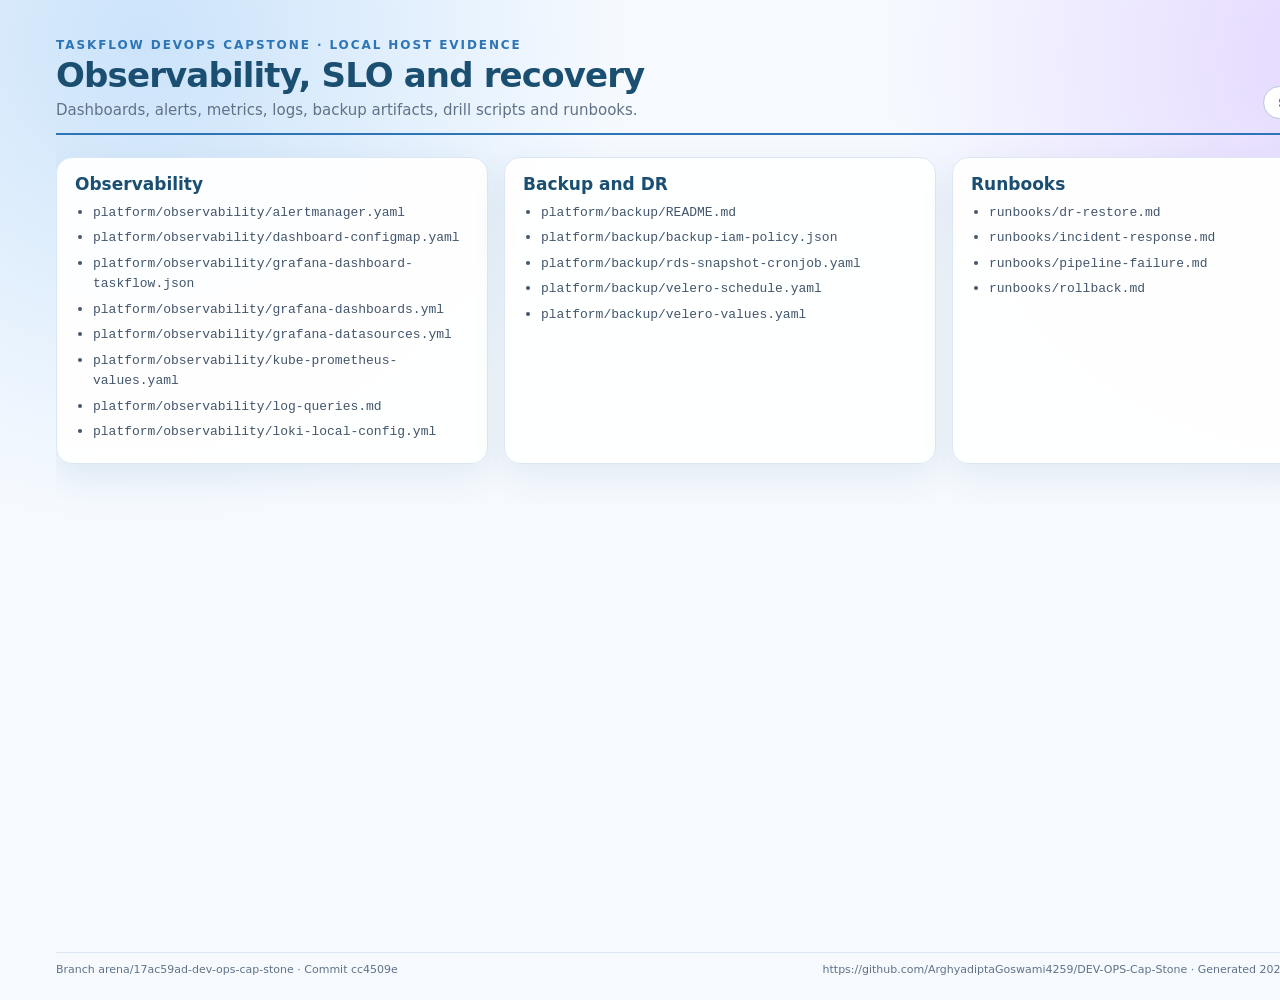
<file: docs/implementation-showcase/slides/12-observability-backup.html>
<!doctype html>
<html lang="en">
<head>
  <meta charset="utf-8">
  <title>Observability, SLO and recovery</title>
  <link rel="stylesheet" href="../assets/showcase.css">
</head>
<body>
  <section class="slide">
    <div class="header">
      <div>
        <div class="eyebrow">TaskFlow DevOps capstone · Local host evidence</div>
        <h1>Observability, SLO and recovery</h1>
        <p class="subtitle">Dashboards, alerts, metrics, logs, backup artifacts, drill scripts and runbooks.</p>
      </div>
      <div class="slide-no">Slide 10 / 12</div>
    </div>
    <div class="content"><div class="grid3"><div class="card"><h2>Observability</h2><p><ul class="list"><li><code>platform/observability/alertmanager.yaml</code></li><li><code>platform/observability/dashboard-configmap.yaml</code></li><li><code>platform/observability/grafana-dashboard-taskflow.json</code></li><li><code>platform/observability/grafana-dashboards.yml</code></li><li><code>platform/observability/grafana-datasources.yml</code></li><li><code>platform/observability/kube-prometheus-values.yaml</code></li><li><code>platform/observability/log-queries.md</code></li><li><code>platform/observability/loki-local-config.yml</code></li></ul></p></div><div class="card"><h2>Backup and DR</h2><p><ul class="list"><li><code>platform/backup/README.md</code></li><li><code>platform/backup/backup-iam-policy.json</code></li><li><code>platform/backup/rds-snapshot-cronjob.yaml</code></li><li><code>platform/backup/velero-schedule.yaml</code></li><li><code>platform/backup/velero-values.yaml</code></li></ul></p></div><div class="card"><h2>Runbooks</h2><p><ul class="list"><li><code>runbooks/dr-restore.md</code></li><li><code>runbooks/incident-response.md</code></li><li><code>runbooks/pipeline-failure.md</code></li><li><code>runbooks/rollback.md</code></li></ul></p></div></div></div>
    <div class="footer">
      <span>Branch arena/17ac59ad-dev-ops-cap-stone · Commit cc4509e</span>
      <span>https://github.com/ArghyadiptaGoswami4259/DEV-OPS-Cap-Stone · Generated 2026-11-27 00:05 UTC</span>
    </div>
  </section>
</body>
</html>
</file>
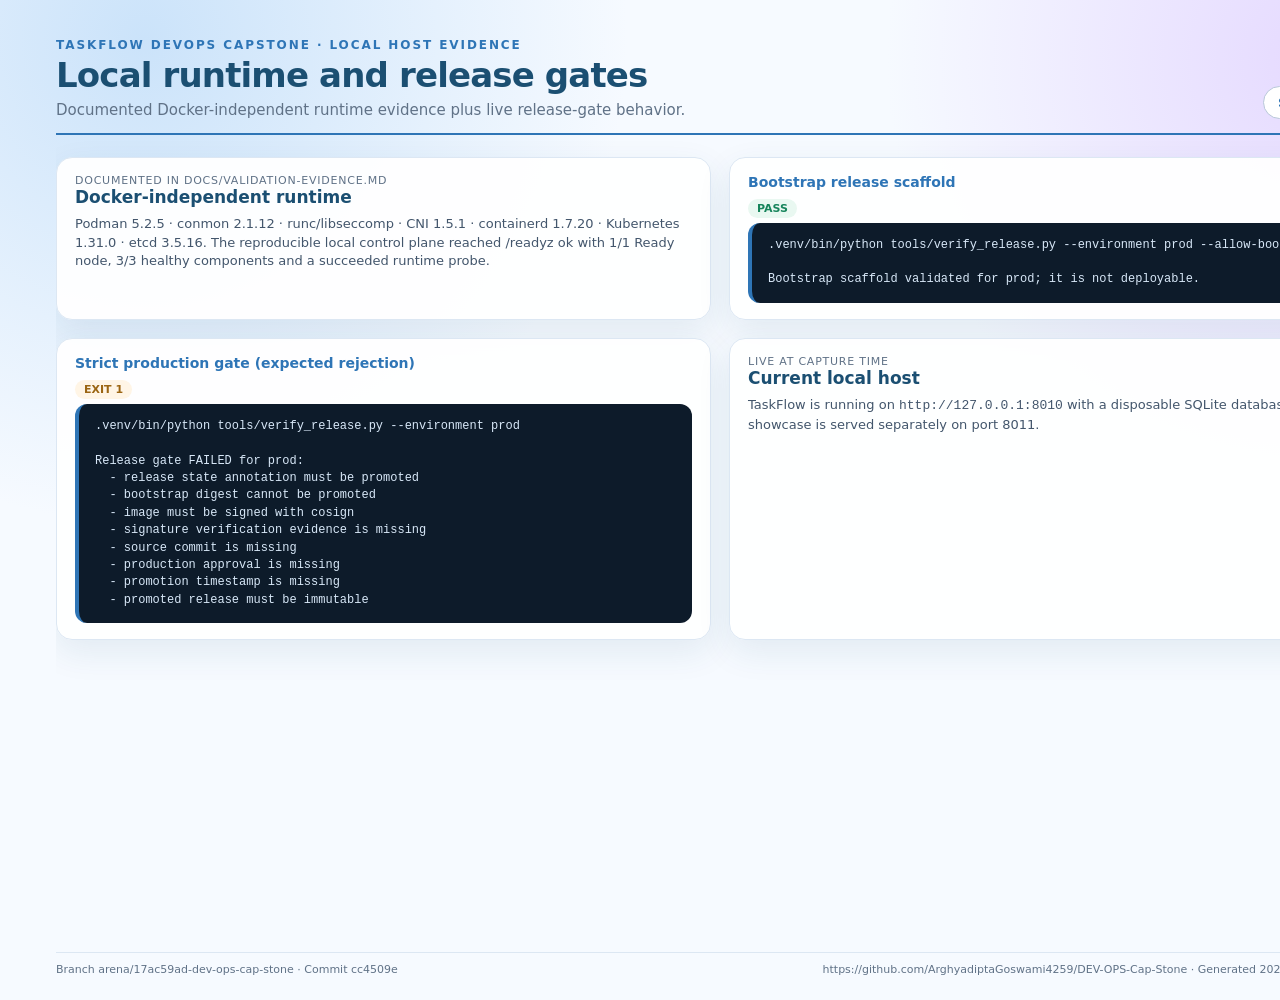
<file: docs/implementation-showcase/slides/13-local-runtime-release.html>
<!doctype html>
<html lang="en">
<head>
  <meta charset="utf-8">
  <title>Local runtime and release gates</title>
  <link rel="stylesheet" href="../assets/showcase.css">
</head>
<body>
  <section class="slide">
    <div class="header">
      <div>
        <div class="eyebrow">TaskFlow DevOps capstone · Local host evidence</div>
        <h1>Local runtime and release gates</h1>
        <p class="subtitle">Documented Docker-independent runtime evidence plus live release-gate behavior.</p>
      </div>
      <div class="slide-no">Slide 11 / 12</div>
    </div>
    <div class="content"><div class="grid2"><div class="card"><div class="meta">Documented in docs/validation-evidence.md</div><h2>Docker-independent runtime</h2><p>Podman 5.2.5 · conmon 2.1.12 · runc/libseccomp · CNI 1.5.1 · containerd 1.7.20 · Kubernetes 1.31.0 · etcd 3.5.16. The reproducible local control plane reached /readyz ok with 1/1 Ready node, 3/3 healthy components and a succeeded runtime probe.</p></div><div class="card"><h3>Bootstrap release scaffold</h3><span class="badge ok">PASS</span><pre class="terminal">.venv/bin/python tools/verify_release.py --environment prod --allow-bootstrap

Bootstrap scaffold validated for prod; it is not deployable.</pre></div><div class="card"><h3>Strict production gate (expected rejection)</h3><span class="badge warn">EXIT 1</span><pre class="terminal">.venv/bin/python tools/verify_release.py --environment prod

Release gate FAILED for prod:
  - release state annotation must be promoted
  - bootstrap digest cannot be promoted
  - image must be signed with cosign
  - signature verification evidence is missing
  - source commit is missing
  - production approval is missing
  - promotion timestamp is missing
  - promoted release must be immutable</pre></div><div class="card"><div class="meta">Live at capture time</div><h2>Current local host</h2><p>TaskFlow is running on <code>http://127.0.0.1:8010</code> with a disposable SQLite database. The showcase is served separately on port 8011.</p></div></div></div>
    <div class="footer">
      <span>Branch arena/17ac59ad-dev-ops-cap-stone · Commit cc4509e</span>
      <span>https://github.com/ArghyadiptaGoswami4259/DEV-OPS-Cap-Stone · Generated 2026-11-27 00:05 UTC</span>
    </div>
  </section>
</body>
</html>
</file>
<file: docs/implementation-showcase/assets/index.css>
* { box-sizing: border-box; }
body {
  margin: 0; background: #edf4fb; color: #10243e;
  font-family: system-ui, -apple-system, BlinkMacSystemFont, "Segoe UI", sans-serif;
}
header {
  padding: 42px 6vw 30px; color: #fff;
  background: linear-gradient(130deg, #1b4f72 0%, #2e75b6 68%, #6f9fd8 100%);
}
header .eyebrow { font-size: 12px; font-weight: 800; letter-spacing: .16em; text-transform: uppercase; }
header h1 { margin: 8px 0 8px; font-size: clamp(34px, 5vw, 58px); line-height: 1.02; }
header p { margin: 0; max-width: 900px; color: #eaf2fb; font-size: 17px; }
.actions { margin-top: 22px; display: flex; flex-wrap: wrap; gap: 10px; }
.actions a, .actions button {
  border: 0; border-radius: 10px; padding: 11px 15px; font-weight: 750; font: inherit;
  background: #fff; color: #1b4f72; text-decoration: none; cursor: pointer;
}
main { padding: 28px 6vw 56px; max-width: 1500px; margin: 0 auto; }
h2 { color: #1b4f72; font-size: 24px; margin: 34px 0 14px; }
.cards { display: grid; grid-template-columns: repeat(auto-fit, minmax(240px, 1fr)); gap: 16px; }
.card {
  background: #fff; border: 1px solid #dce7f3; border-radius: 16px; padding: 18px;
  box-shadow: 0 12px 32px rgba(27,79,114,.08);
}
.card h3 { margin: 0 0 8px; color: #2e75b6; font-size: 16px; }
.card p, .card li { color: #43566c; font-size: 14px; line-height: 1.45; }
.card ul { margin: 8px 0 0; padding-left: 18px; }
.gallery { display: grid; grid-template-columns: repeat(auto-fit, minmax(280px, 1fr)); gap: 18px; }
figure { margin: 0; background: #fff; border: 1px solid #dce7f3; border-radius: 16px; overflow: hidden; }
figure img { width: 100%; height: 220px; object-fit: cover; display: block; border-bottom: 1px solid #dce7f3; }
figcaption { padding: 13px 15px 16px; }
figcaption strong { display: block; color: #1b4f72; margin-bottom: 5px; }
figcaption span { color: #607287; font-size: 13px; line-height: 1.4; }
footer { padding: 22px 6vw 34px; color: #607287; font-size: 13px; }
code { color: #2e75b6; }
</file>
<file: docs/implementation-showcase/assets/showcase.css>
* { box-sizing: border-box; }
html, body {
  margin: 0; padding: 0; width: 1440px; height: 1000px; background: #edf4fb;
  color: #10243e; font-family: system-ui, -apple-system, BlinkMacSystemFont, "Segoe UI", sans-serif;
}
.slide {
  width: 1440px; height: 1000px; padding: 38px 56px 24px; display: flex; flex-direction: column;
  background: radial-gradient(circle at 10% 4%, #cbe3fa 0, transparent 30%),
              radial-gradient(circle at 92% 6%, #e5d9ff 0, transparent 27%), #f6faff;
}
.header {
  display: flex; align-items: flex-end; justify-content: space-between; gap: 24px;
  border-bottom: 2px solid #2e75b6; padding-bottom: 14px; min-height: 88px;
}
.eyebrow {
  color: #2e75b6; font-size: 12px; font-weight: 800; letter-spacing: .16em;
  text-transform: uppercase; margin-bottom: 6px;
}
h1 { margin: 0; color: #1b4f72; font-size: 34px; line-height: 1.05; letter-spacing: -.025em; }
.subtitle { margin: 7px 0 0; color: #607287; font-size: 15px; max-width: 900px; }
.slide-no {
  color: #2e75b6; font-weight: 800; font-size: 13px; white-space: nowrap;
  border: 1px solid #b8c7d9; border-radius: 999px; padding: 8px 14px; background: #ffffff;
}
.content { flex: 1; overflow: hidden; padding-top: 22px; }
.footer {
  border-top: 1px solid #dce7f3; color: #607287; font-size: 11px; padding-top: 10px;
  display: flex; justify-content: space-between; gap: 20px;
}
.grid2 { display: grid; grid-template-columns: 1fr 1fr; gap: 18px; }
.grid3 { display: grid; grid-template-columns: repeat(3, 1fr); gap: 16px; }
.grid4 { display: grid; grid-template-columns: repeat(4, 1fr); gap: 14px; }
.card {
  background: rgba(255,255,255,.95); border: 1px solid #dce7f3; border-radius: 16px;
  box-shadow: 0 12px 34px rgba(27,79,114,.09); padding: 16px 18px; min-height: 96px;
}
.card h2 { margin: 0 0 8px; color: #1b4f72; font-size: 17px; }
.card h3 { margin: 0 0 7px; color: #2e75b6; font-size: 14px; }
.card p { margin: 0; color: #43566c; font-size: 13px; line-height: 1.45; }
.meta { color: #607287; font-size: 11px; text-transform: uppercase; letter-spacing: .07em; }
.badge {
  display: inline-block; border-radius: 999px; padding: 3px 9px; font-size: 11px;
  font-weight: 800; background: #eaf2fb; color: #1b4f72; margin: 0 5px 5px 0;
}
.ok { background: #e9f8f1; color: #16845b; }
.warn { background: #fff5e6; color: #9b6512; }
pre {
  margin: 0; padding: 14px 16px; border-radius: 12px; background: #10243e; color: #eaf2fb;
  font: 12px/1.45 ui-monospace, SFMono-Regular, Menlo, Consolas, monospace;
  white-space: pre-wrap; word-break: break-word; max-height: 510px; overflow: hidden;
}
pre.terminal {
  background: #0d1b2a; color: #d8e8f8; border-left: 4px solid #2e75b6;
}
pre.json { font-size: 11px; line-height: 1.35; }
table { width: 100%; border-collapse: collapse; font-size: 13px; }
th, td { border-bottom: 1px solid #dce7f3; padding: 9px 8px; text-align: left; vertical-align: top; }
th { color: #1b4f72; font-size: 11px; letter-spacing: .07em; text-transform: uppercase; }
td code { color: #2e75b6; font-family: ui-monospace, SFMono-Regular, Menlo, monospace; }
.screenshot {
  display: block; margin: 0 auto; max-width: 100%; max-height: 620px;
  border: 1px solid #b8c7d9; border-radius: 12px; box-shadow: 0 14px 36px rgba(27,79,114,.14);
}
.diagram {
  width: 100%; height: 150px; object-fit: contain; background: #ffffff;
  border: 1px solid #dce7f3; border-radius: 10px; padding: 8px;
}
.diagram-card { padding: 10px; }
.diagram-card p { margin: 8px 0 0; color: #607287; font-size: 11px; text-align: center; }
.gallery { display: grid; grid-template-columns: repeat(4, 1fr); gap: 10px; }
.gallery img {
  width: 100%; height: 154px; object-fit: cover; border: 1px solid #b8c7d9;
  border-radius: 8px; background: #fff;
}
.gallery span { display: block; color: #607287; font-size: 10px; margin-top: 4px; }
.small { font-size: 12px; color: #607287; }
.tight { line-height: 1.25; }
.list { margin: 0; padding-left: 18px; color: #43566c; font-size: 13px; line-height: 1.5; }
.list li { margin-bottom: 5px; }
.hero {
  display: grid; grid-template-columns: 1.15fr .85fr; gap: 20px; height: 100%;
}
.hero pre { max-height: 700px; }
.kv { display: grid; grid-template-columns: 150px 1fr; gap: 4px 10px; font-size: 13px; }
.kv strong { color: #1b4f72; }
</file>
